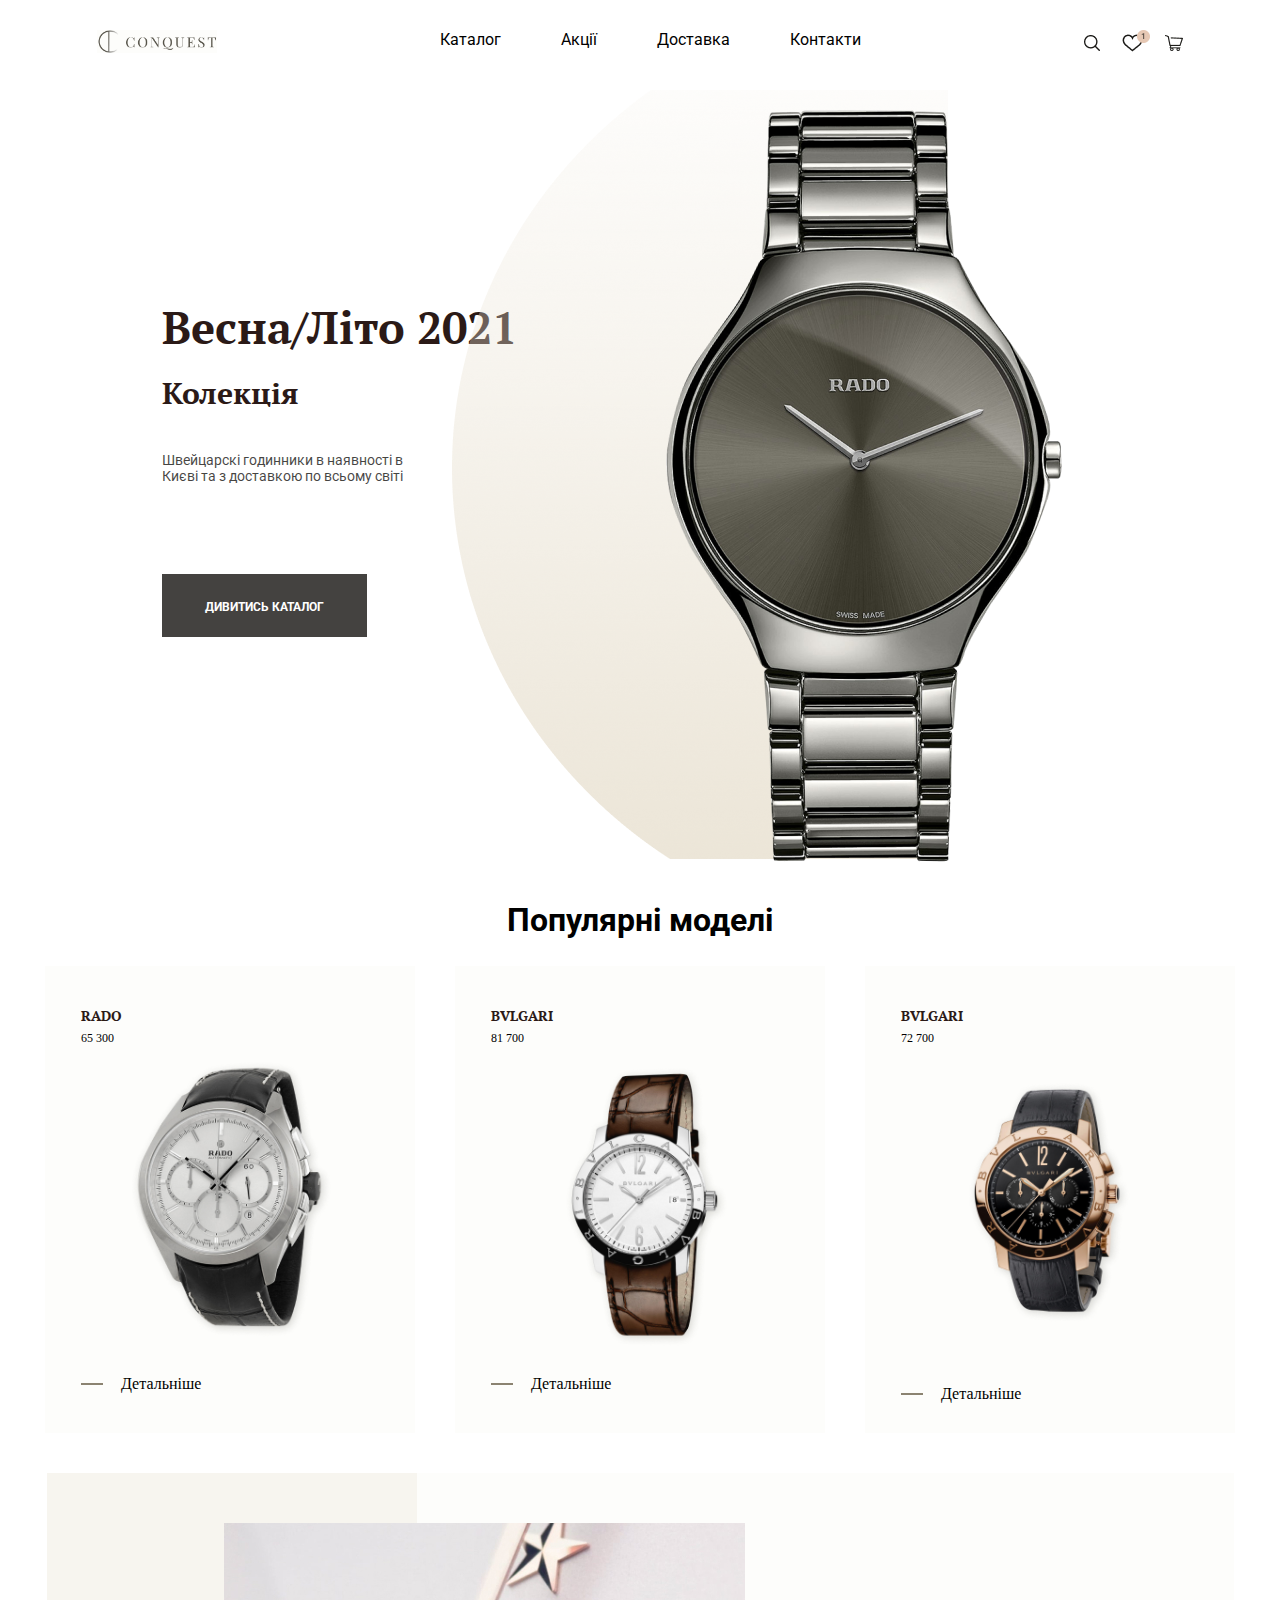
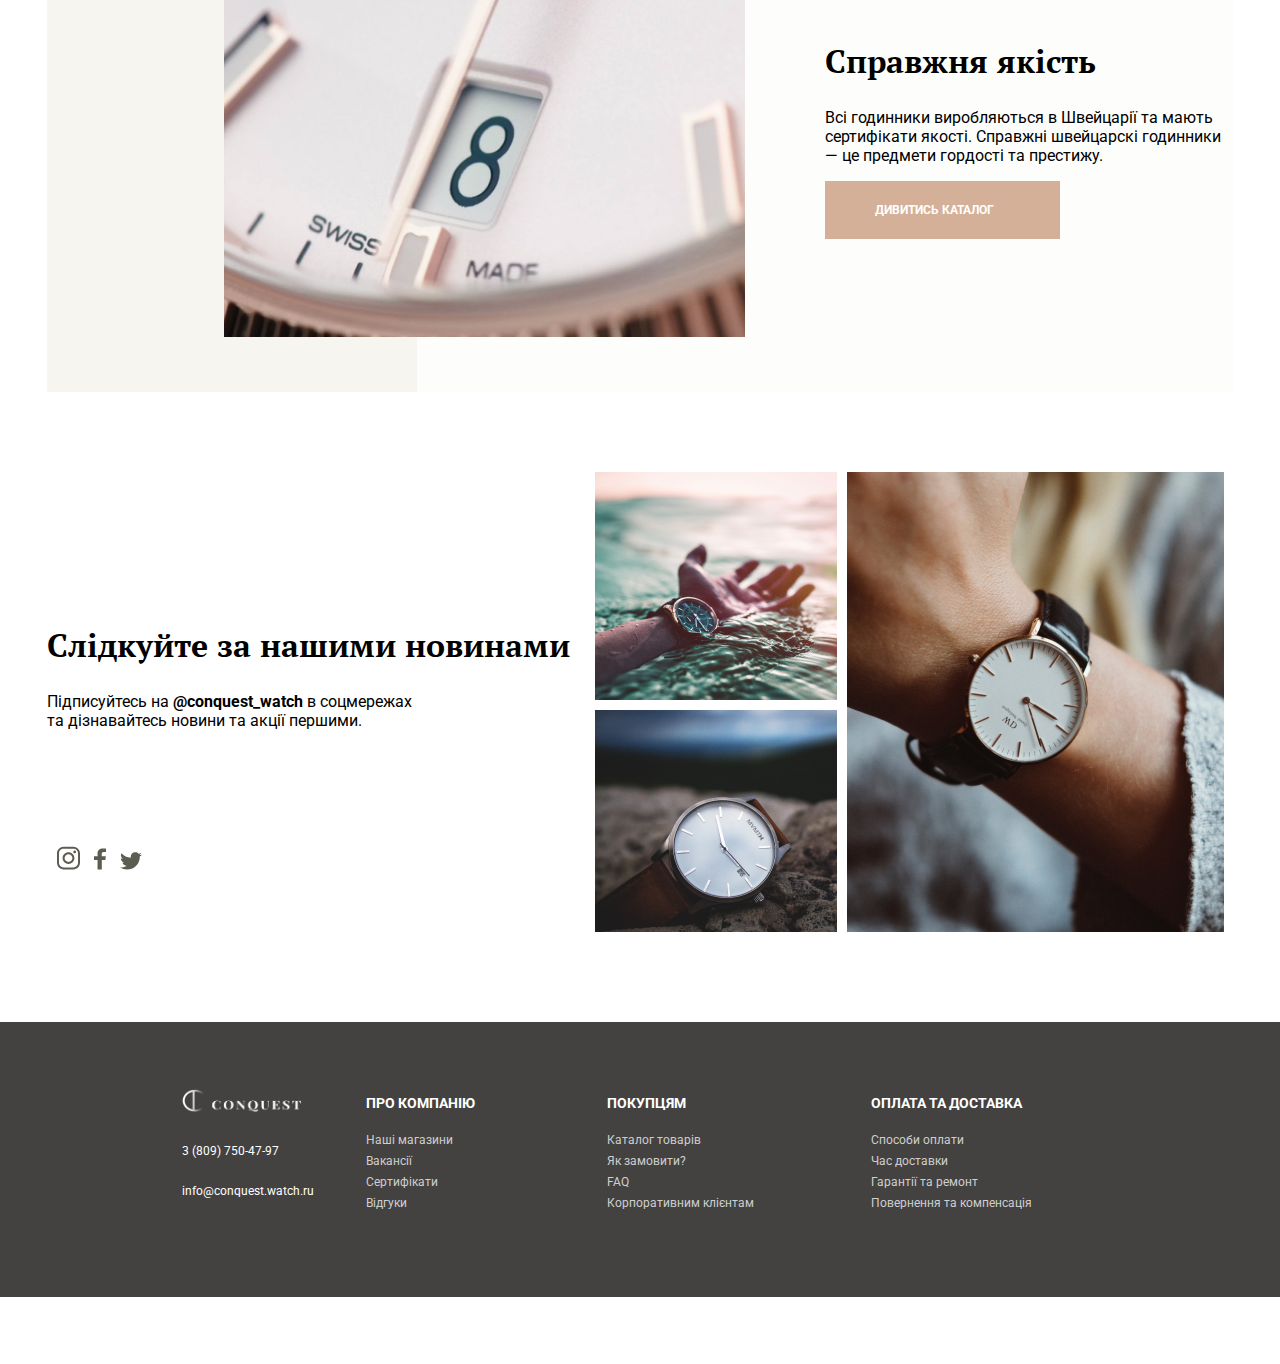
<file: index.html>
<!DOCTYPE html>
<html>
<head>
	<meta charset="utf-8">
	<title></title>
	<link rel="stylesheet" type="text/css" href="css/style.css">
	<link rel="preconnect" href="https://fonts.googleapis.com">
<link rel="preconnect" href="https://fonts.gstatic.com" crossorigin>
<link href="https://fonts.googleapis.com/css2?family=PT+Serif&display=swap" rel="stylesheet">
<link rel="preconnect" href="https://fonts.googleapis.com">
<link rel="preconnect" href="https://fonts.gstatic.com" crossorigin>
<link href="https://fonts.googleapis.com/css2?family=Roboto&display=swap" rel="stylesheet">
<body>
	<header>
		<div class="logodiv">
			<img class="logo" src="img/logo.png">
		</div>
		<div class="manual">
			<div class="man">Каталог</div>
			<div class="man">Акції</div>
			<div class="man">Доставка</div>
			<div class="man">Контакти</div>
		</div>
		<div class="icons">
			<img src="img/icons_header.png">
		</div>
	</header>
	<main>
		<div class="topblock">
			<div class="topblock_left">
				<h2>Весна/Літо 2021</h2>
				<h3>Колекція</h3>
				<p>Швейцарскі годинники в наявності в Києві та з доставкою по всьому світі</p>
				<h4 class="topblock_button">дивитись каталог</h4>
			</div>
			<div class="topblock_right">
				<img class="topblock_right_circle" src="img/Ellipse.png">
				<img class="main_watch" src="img/watch_main.png">
			</div>
		</div>
		<div class="popular_model">
			<h2>Популярні моделі</h2>
			<div class="popular_watches">
				<div class="popular_watch">
					<div class="popular_watch_p">
						<h3>RADO</h3>
						<p>65 300</p>
					</div>
					<img src="img/watch_1.png">
					<div class="details">
						<div class="line"></div>
						<p>Детальніше</p>
					</div>
				</div>
				<div class="popular_watch">
					<div class="popular_watch_p">
						<h3>BVLGARI</h3>
						<p>81 700</p>
					</div>
					<img src="img/watch_3.png">
					<div class="details">
						<div class="line"></div>
						<p>Детальніше</p>
					</div>
				</div>
				<div class="popular_watch">
					<div class="popular_watch_p">
						<h3>BVLGARI</h3>
						<p>72 700</p>
					</div>
					<img src="img/watch_4.png">
					<div class="details">
						<div class="line"></div>
						<p>Детальніше</p>
					</div>
				</div>
			</div>
		</div>
		<div class="quality">
			<div class="quality1">
				<img class="quality_banner" src="img/photo_banner.jpg">
			</div>
			<div class="quality2">
				<div class="quality_text">
					<h2>Справжня якість</h2>
					<p>Всі годинники виробляються в Швейцарії та мають сертифікати якості. Справжні швейцарскі годинники — це предмети гордості та престижу.</p>
					<h3>ДИВИТИСЬ  КАТАЛОГ</h3>
				</div>
			</div>
		</div>
		<div class="footer_news">
			<div class="footer_news1">
				<h2>Слідкуйте за нашими новинами</h2>
				<p>Підписуйтесь на <strong>@conquest_watch</strong> в соцмережах та дізнавайтесь новини та акції першими.</p>
				<div class="footer_news_socials">
					<img src="img/instagram_icon.svg">
					<img src="img/facebook_icon.svg">
					<img src="img/twitter_icon.svg">
				</div>
			</div>
			<div class="footer_news2">
				<div class="flexcolumn">
					<img src="img/photo_1.jpg">
					<img src="img/photo_2.jpg">
				</div>
				<img src="img/photo_3.jpg">
			</div>
		</div>
	</main>
	<footer>
			<div class="about">
				<div class="logo2">
				<img class="logo2" src="img/logo2.png">
				</div>
				<div class="storenumber">3 (809) 750-47-97</div>
				<div class="storesite">info@conquest.watch.ru</div>
				</div>
			<div class="about_company">
				<h3 class="h_company">ПРО КОМПАНІЮ</h3>
				<div class="h_company_lvl">Наші магазини</div>
				<div class="h_company_lvl2">Вакансії</div>
				<div class="h_company_lvl3">Сертифікати</div>
				<div class="h_company_lvl4">Відгуки</div>
			</div>
			<div class="about_shopper">
				<h3 class="h_shopper">ПОКУПЦЯМ</h3>
				<div class="h_company_lvl">Каталог товарів</div>
				<div class="h_company_lvl2">Як замовити?</div>
				<div class="h_company_lvl3">FAQ</div>
				<div class="h_company_lvl4">Корпоративним клієнтам</div>
			</div>
			<div class="about_payanddelivery">
				<h3 class="h_payanddelivery">ОПЛАТА ТА ДОСТАВКА</h3>
				<div class="h_company_lvl">Способи оплати</div>
				<div class="h_company_lvl2">Час доставки</div>
				<div class="h_company_lvl3">Гарантії та ремонт</div>
				<div class="h_company_lvl4">Повернення та компенсація</div>
			</div>
	</footer>
</body>
</html>
</file>
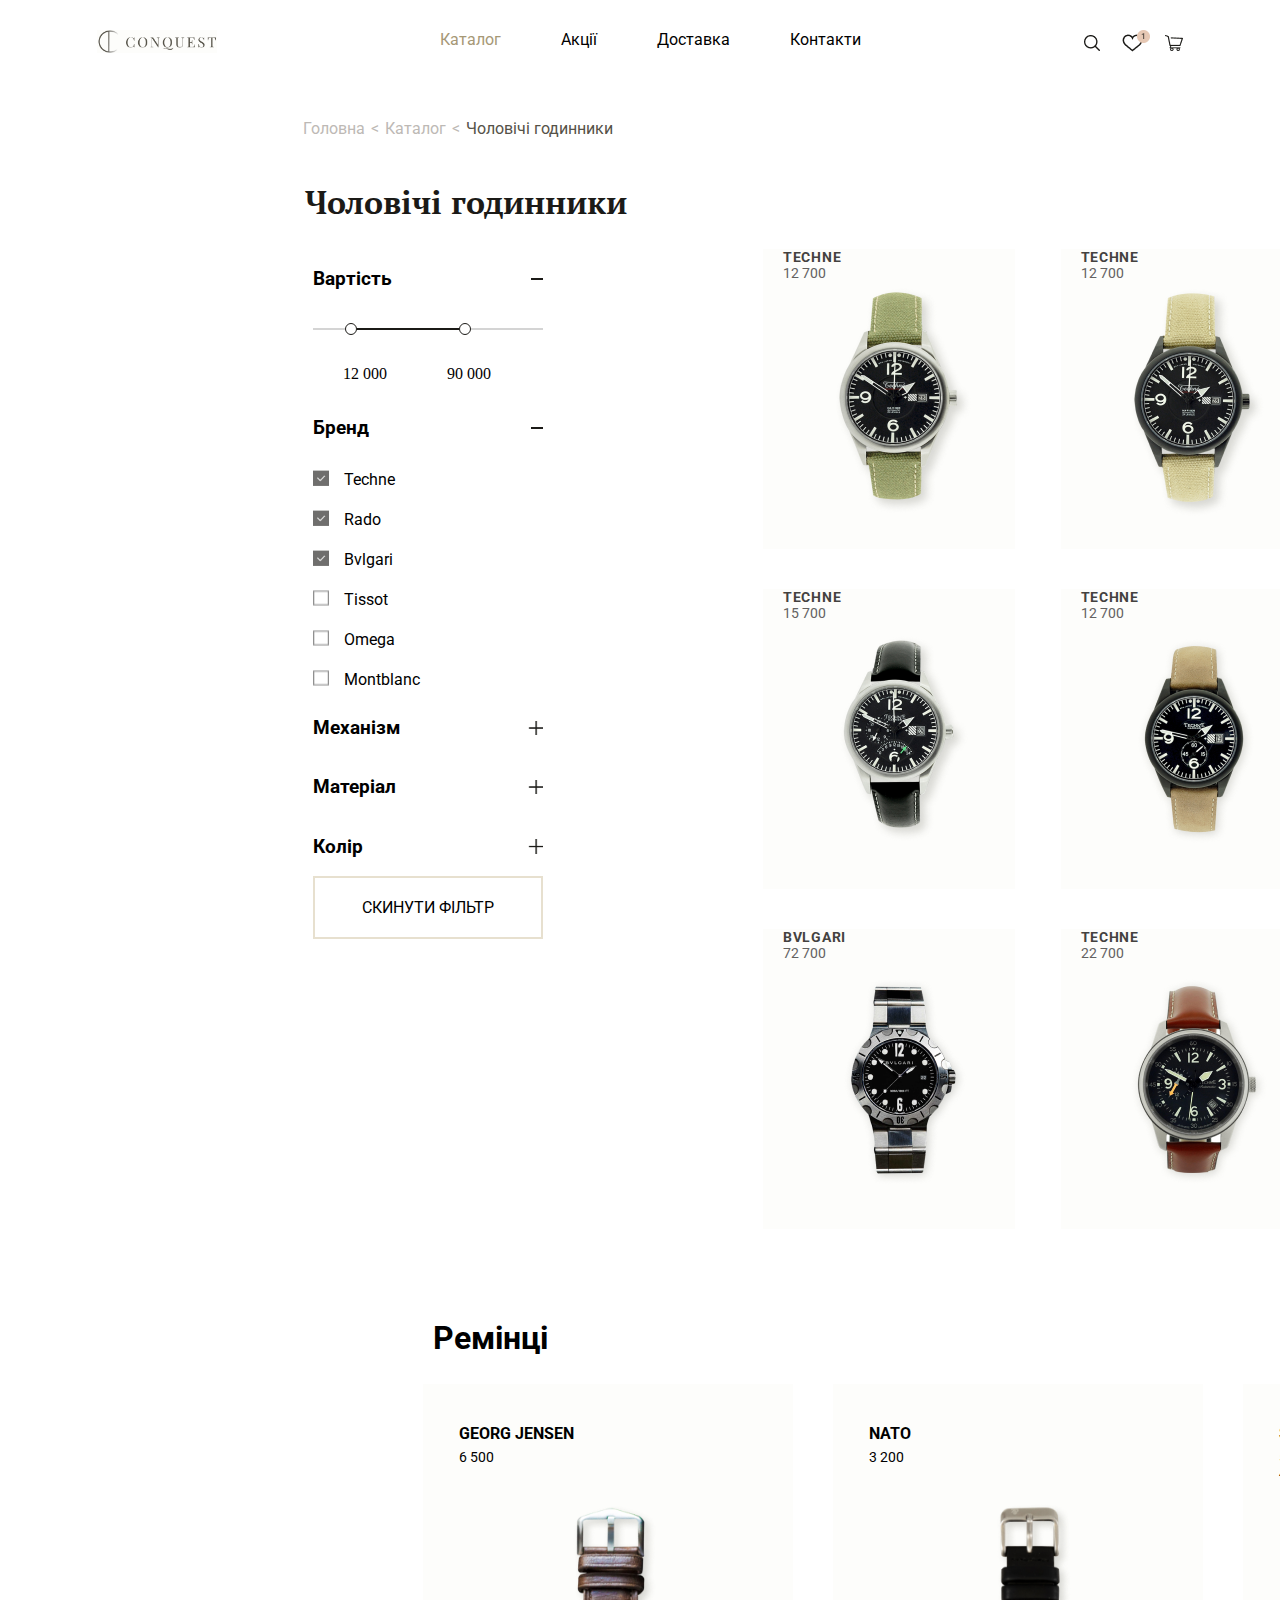
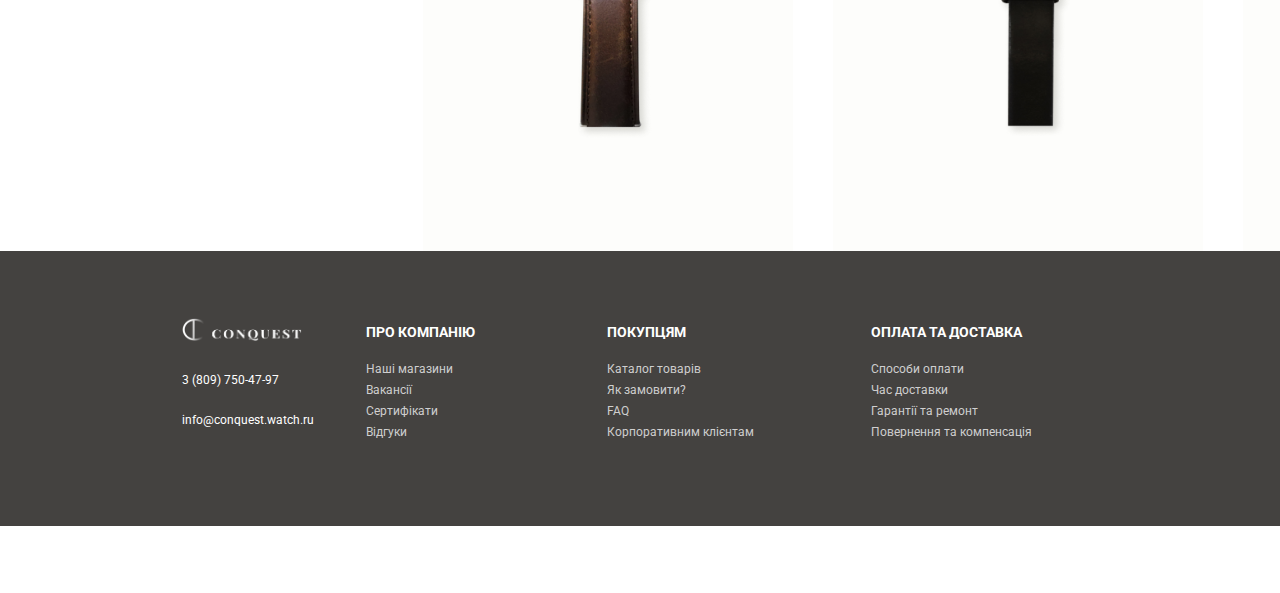
<file: index2.html>
<!DOCTYPE html>
<html>
<head>
	<meta charset="utf-8">
	<title></title>
	<link rel="stylesheet" type="text/css" href="css/style2.css">
	<link rel="preconnect" href="https://fonts.googleapis.com">
<link rel="preconnect" href="https://fonts.gstatic.com" crossorigin>
<link href="https://fonts.googleapis.com/css2?family=PT+Serif&display=swap" rel="stylesheet">
<link rel="preconnect" href="https://fonts.googleapis.com">
<link rel="preconnect" href="https://fonts.gstatic.com" crossorigin>
<link href="https://fonts.googleapis.com/css2?family=Roboto&display=swap" rel="stylesheet">
<body>
	<header>
		<div class="logodiv">
			<img class="logo" src="img/logo.png">
		</div>
		<div class="manual">
			<div class="man">Каталог</div>
			<div class="man">Акції</div>
			<div class="man">Доставка</div>
			<div class="man">Контакти</div>
		</div>
		<div class="icons">
			<img src="img/icons_header.png">
		</div>
	</header>
	<main>
	<div class="status">
		<p>Головна</p>
		<p><</p>
		<p>Каталог</p>
		<p><</p>
		<p>Чоловічі годинники</p>
	</div>
	<h2 class="mens_godynnycks">Чоловічі годинники</h2>
	
		<div class="allmodels">
			<div class="allmodels1">
				<div class="align_center">
					<h3>Вартість</h3>
					<p class="allmodels1_line"></p>
				</div>
				<div class="align_center2">
					<p class="allmodels1_line1"></p>
					<p class="allmodels1_circle"></p>
					<p class="allmodels1_line2"></p>
					<p class="allmodels1_circle"></p>
					<p class="allmodels1_line3"></p>
				</div>
				<div class="vartist">
					<p>12 000</p>
					<p>90 000</p>
				</div>
				<div class="align_center">
					<h3>Бренд</h3>
					<p class="allmodels1_line"></p>
				</div>
				<div class="align_center2">
					<img src="img/yeahh.png">
					<p class="align_center2_model">Techne</p>
				</div>
				<div class="align_center2">
					<img src="img/yeahh.png">
					<p class="align_center2_model">Rado</p>
				</div>
				<div class="align_center2">
					<img src="img/yeahh.png">
					<p class="align_center2_model">Bvlgari</p>
				</div>
				<div class="align_center2">
					<img src="img/kvadratttt.png">
					<p class="align_center2_model">Tissot</p>
				</div>
				<div class="align_center2">
					<img src="img/kvadratttt.png">
					<p class="align_center2_model">Omega</p>
				</div>
				<div class="align_center2">
					<img src="img/kvadratttt.png">
					<p class="align_center2_model">Montblanc</p>
				</div>
				<div class="align_center">
					<h3>Механізм</h3>
					<img src="img/plusic.png">
				</div>
				<div class="align_center">
					<h3>Матеріал</h3>
					<img src="img/plusic.png">
				</div>
				<div class="align_center">
					<h3>Колір</h3>
					<img src="img/plusic.png">
				</div>
				<div class="filter_none">СКИНУТИ ФІЛЬТР</div>
			</div>
			<div class="allmodels2">
				<div class="allmodels2_block">
					<h3 class="allmodels2_block_h3">TECHNE</h3>
					<p class="allmodels2_block_p">12 700</p>
					<img src="img/page2_watch_1.png">
				</div>
				<div class="allmodels2_block">
					<h3 class="allmodels2_block_h3">TECHNE</h3>
					<p class="allmodels2_block_p">12 700</p>
					<img src="img/page2_watch_2.png">
				</div>
				<div class="allmodels2_block">
					<h3 class="allmodels2_block_h3">TECHNE</h3>
					<p class="allmodels2_block_p">15 700</p>
					<img src="img/page2_watch_3.png">
				</div>
				<div class="allmodels2_block">
					<h3 class="allmodels2_block_h3">TECHNE</h3>
					<p class="allmodels2_block_p">15 700</p>
					<img src="img/page2_watch_4.png">
				</div>
				<div class="allmodels2_block">
					<h3 class="allmodels2_block_h3">TECHNE</h3>
					<p class="allmodels2_block_p">12 700</p>
					<img src="img/page2_watch_5.png">
				</div>
				<div>
					<img class="allmodels2_ad" src="img/ad6.png">
				</div>
				<div class="allmodels2_block">
					<h3 class="allmodels2_block_h3">BVLGARI</h3>
					<p class="allmodels2_block_p">72 700</p>
					<img src="img/page2_watch_6.png">
				</div>
				<div class="allmodels2_block">
					<h3 class="allmodels2_block_h3">TECHNE</h3>
					<p class="allmodels2_block_p">22 700</p>
					<img src="img/page2_watches_7.png">
				</div>
				<div class="allmodels2_block">
					<h3 class="allmodels2_block_h3">RADO</h3>
					<p class="allmodels2_block_p">22 700</p>
					<img src="img/page2_watch_8.png">
				</div>
			</div>
		</div>
		<div class="bands">
			<div class="align_center">
				<h2>Ремінці</h2>
				<h3>Дивитись всі</h3>
			</div>
			<div class="popular_watches">
				<div class="popular_watch">
					<div class="popular_watch_p">
						<h3>GEORG JENSEN</h3>
						<p>6 500</p>
					</div>
					<img src="img/band_1.png">
					<div class="details">
						
					</div>
				</div>
				<div class="popular_watch">
					<div class="popular_watch_p">
						<h3>NATO</h3>
						<p>3 200</p>
					</div>
					<img src="img/band_2.png">
					<div class="details">
						
					</div>
				</div>
				<div class="popular_watch">
					<div class="popular_watch_p">
						<h3>SPARK</h3>
						<p>5 400</p>
					</div>
					<img src="img/band_3.png">
					<div class="details">
						
					</div>
				</div>
			</div>
		</div>
	</main>
	<footer>
			<div class="about">
				<div class="logo2">
				<img class="logo2" src="img/logo2.png">
				</div>
				<div class="storenumber">3 (809) 750-47-97</div>
				<div class="storesite">info@conquest.watch.ru</div>
				</div>
			<div class="about_company">
				<h3 class="h_company">ПРО КОМПАНІЮ</h3>
				<div class="h_company_lvl">Наші магазини</div>
				<div class="h_company_lvl2">Вакансії</div>
				<div class="h_company_lvl3">Сертифікати</div>
				<div class="h_company_lvl4">Відгуки</div>
			</div>
			<div class="about_shopper">
				<h3 class="h_shopper">ПОКУПЦЯМ</h3>
				<div class="h_company_lvl">Каталог товарів</div>
				<div class="h_company_lvl2">Як замовити?</div>
				<div class="h_company_lvl3">FAQ</div>
				<div class="h_company_lvl4">Корпоративним клієнтам</div>
			</div>
			<div class="about_payanddelivery">
				<h3 class="h_payanddelivery">ОПЛАТА ТА ДОСТАВКА</h3>
				<div class="h_company_lvl">Способи оплати</div>
				<div class="h_company_lvl2">Час доставки</div>
				<div class="h_company_lvl3">Гарантії та ремонт</div>
				<div class="h_company_lvl4">Повернення та компенсація</div>
			</div>
	</footer>
</body>
</html>
</file>
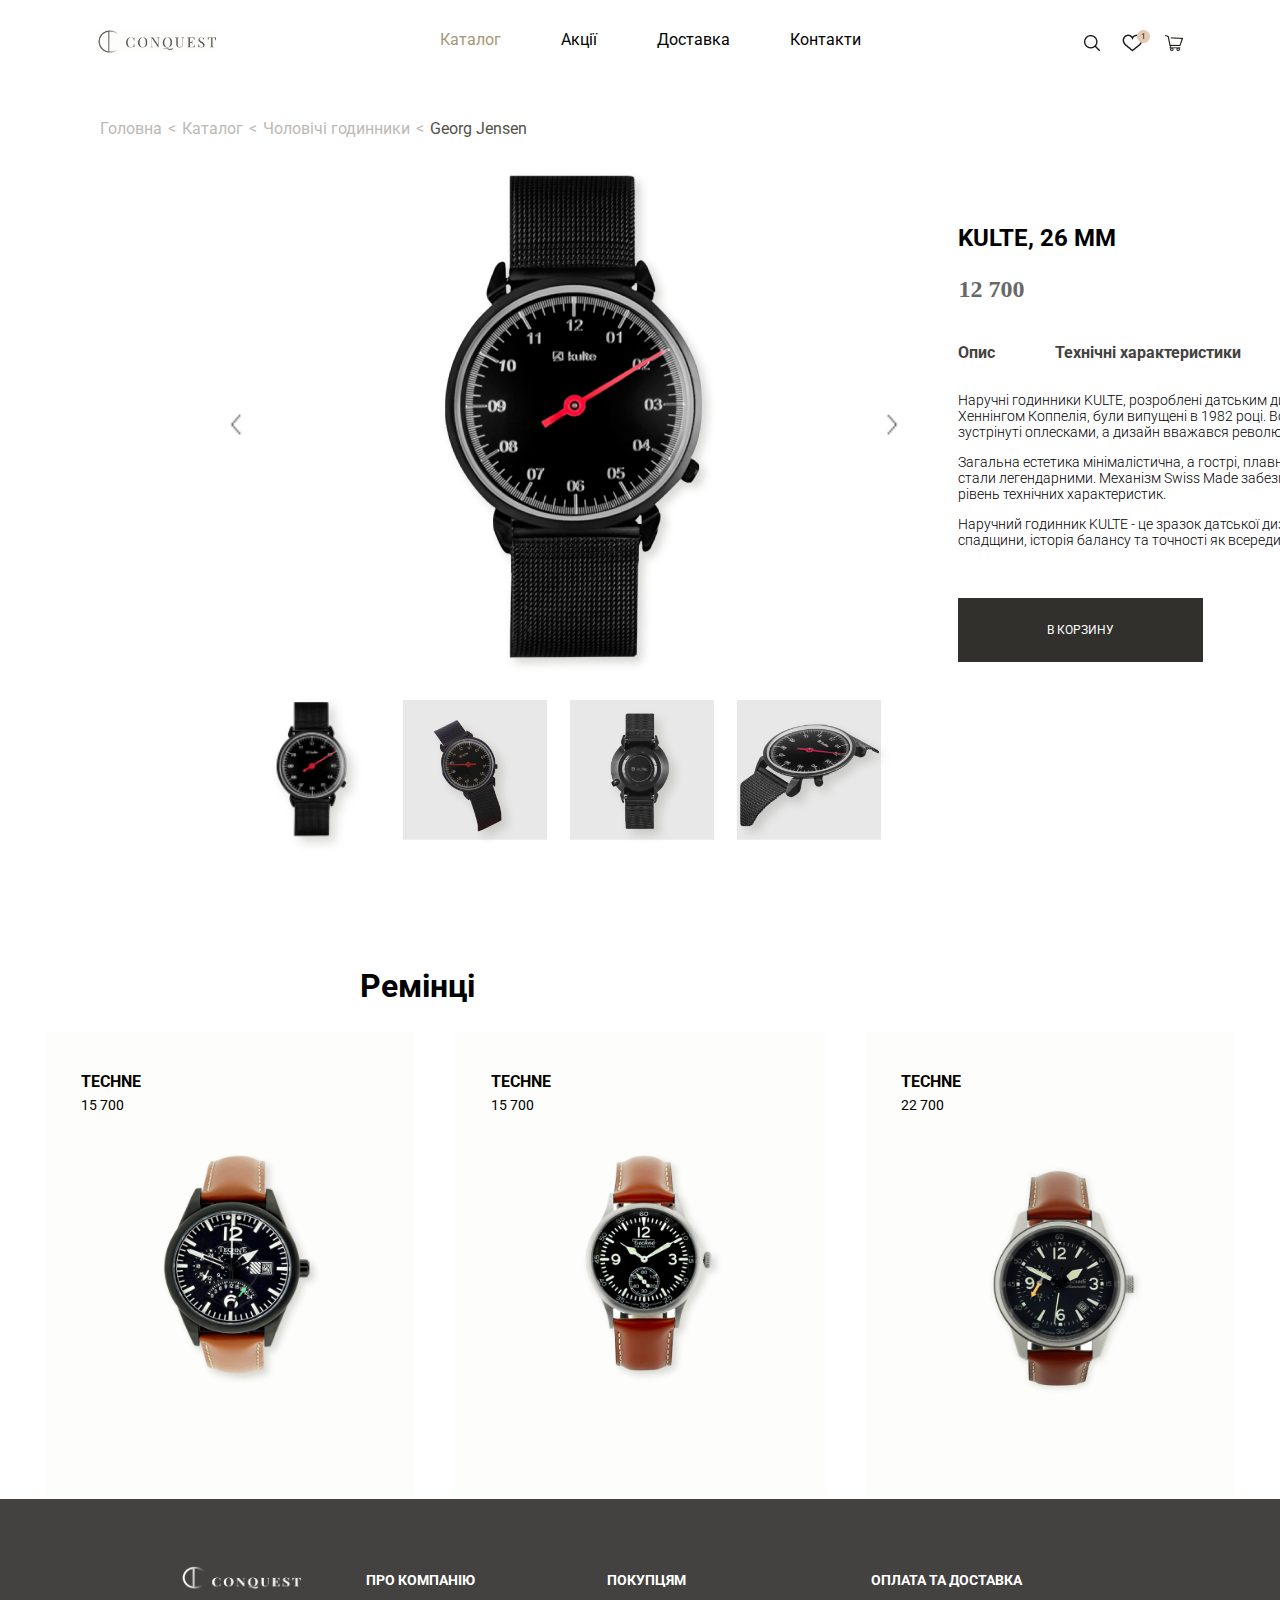
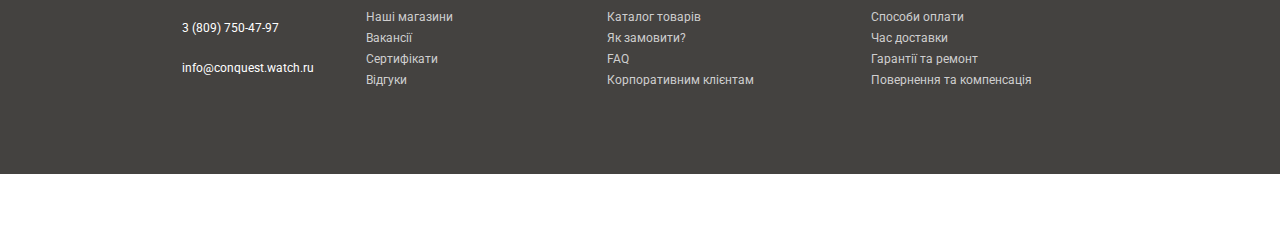
<file: index3.html>
<!DOCTYPE html>
<html>
<head>
	<meta charset="utf-8">
	<title></title>
	<link rel="stylesheet" type="text/css" href="css/style3.css">
	<link rel="preconnect" href="https://fonts.googleapis.com">
<link rel="preconnect" href="https://fonts.gstatic.com" crossorigin>
<link href="https://fonts.googleapis.com/css2?family=PT+Serif&display=swap" rel="stylesheet">
<link rel="preconnect" href="https://fonts.googleapis.com">
<link rel="preconnect" href="https://fonts.gstatic.com" crossorigin>
<link href="https://fonts.googleapis.com/css2?family=Roboto&display=swap" rel="stylesheet">
<body>
	<header>
		<div class="logodiv">
			<img class="logo" src="img/logo.png">
		</div>
		<div class="manual">
			<div class="man">Каталог</div>
			<div class="man">Акції</div>
			<div class="man">Доставка</div>
			<div class="man">Контакти</div>
		</div>
		<div class="icons">
			<img src="img/icons_header.png">
		</div>
	</header>
	<main>
	<div class="status">
		<p>Головна</p>
		<p><</p>
		<p>Каталог</p>
		<p><</p>
		<p>Чоловічі годинники</p>
		<p><</p>
		<p>Georg Jensen</p>
	</div>
	<div class="page3_main">
		<div class="page3_main1">
			<div class="page3_main1_top">
				<img class="arrow" src="img/arrow_left.png">
				<img src="img/page3ph1.jpg">
				<img class="arrow" src="img/arrow_right.png">
			</div>
			<div class="page3_main1_bottom">
				<img src="img/page3ph2.jpg">
				<img src="img/page3ph4.png">
				<img src="img/pageph5.png">
				<img src="img/page3ph6.png">
			</div>
		</div>
		<div class="page3_main2">
			<h2>KULTE, 26 ММ</h2>
			<h3>12 700</h3>
			<div class="flex">
				<p>Опис</p>
				<p>Технічні характеристики</p>
			</div>
			<div class="describtion">
			<p>Наручні годинники KULTE, розроблені датським дизайнером Хеннінгом Коппелія, були випущені в 1982 році. Вони були зустрінуті оплесками, а дизайн вважався революційним.</p>

<p>Загальна естетика мінімалістична, а гострі, плавні лінії корпусу стали легендарними. Механізм Swiss Made забезпечує високий рівень технічних характеристик.</p>

<p>Наручний годинник KULTE - це зразок датської дизайнерської спадщини, історія балансу та точності як всередині, так і зовні.</p>
</div>
<p class="v_korzynu">В КОРЗИНУ</p>
		</div>
	</div>
		<div class="bands">
			<div class="align_center">
				<h2>Ремінці</h2>
				<h3>Дивитись всі</h3>
			</div>
			<div class="popular_watches">
				<div class="popular_watch">
					<div class="popular_watch_p">
						<h3>TECHNE</h3>
						<p>15 700</p>
					</div>
					<img src="img/часы1.png">
					<div class="details">
						
					</div>
				</div>
				<div class="popular_watch">
					<div class="popular_watch_p">
						<h3>TECHNE</h3>
						<p>15 700</p>
					</div>
					<img src="img/часы2.png">
					<div class="details">
						
					</div>
				</div>
				<div class="popular_watch">
					<div class="popular_watch_p">
						<h3>TECHNE</h3>
						<p>22 700</p>
					</div>
					<img src="img/часы3.png">
					<div class="details">
						
					</div>
				</div>
			</div>
		</div>
	</main>
	<footer>
			<div class="about">
				<div class="logo2">
				<img class="logo2" src="img/logo2.png">
				</div>
				<div class="storenumber">3 (809) 750-47-97</div>
				<div class="storesite">info@conquest.watch.ru</div>
				</div>
			<div class="about_company">
				<h3 class="h_company">ПРО КОМПАНІЮ</h3>
				<div class="h_company_lvl">Наші магазини</div>
				<div class="h_company_lvl2">Вакансії</div>
				<div class="h_company_lvl3">Сертифікати</div>
				<div class="h_company_lvl4">Відгуки</div>
			</div>
			<div class="about_shopper">
				<h3 class="h_shopper">ПОКУПЦЯМ</h3>
				<div class="h_company_lvl">Каталог товарів</div>
				<div class="h_company_lvl2">Як замовити?</div>
				<div class="h_company_lvl3">FAQ</div>
				<div class="h_company_lvl4">Корпоративним клієнтам</div>
			</div>
			<div class="about_payanddelivery">
				<h3 class="h_payanddelivery">ОПЛАТА ТА ДОСТАВКА</h3>
				<div class="h_company_lvl">Способи оплати</div>
				<div class="h_company_lvl2">Час доставки</div>
				<div class="h_company_lvl3">Гарантії та ремонт</div>
				<div class="h_company_lvl4">Повернення та компенсація</div>
			</div>
	</footer>
</body>
</html>
</file>
<file: css/style.css>
.topblock{
	height: 768px;
	width: 100%;
	display: flex;
	margin-bottom: 20px;
}
.topblock_left h2, h3{
	font-family: 'PT Serif', serif;
	display: flex;
	color: #2B1A17;
}
.topblock_left h2{
	font-size: 45px;
	margin: 0px;
	margin-bottom: 16px;
}
.topblock_left h3{
	font-size: 30px;
	margin: 0px;
	margin-bottom: 39px;
}
.topblock_left p{
	font-size: 14px;
	margin: 0px;
	width: 252px;
	font-family: Roboto;
	color: rgba(27, 26, 23, 0.82);
}
.topblock_left{
	justify-content: center;
	align-items: flex-start;
	display: flex;
	flex-direction: column;
}
.topblock_left h4{
	background: #444240;
	width: 205px;
	height: 37px;
	font-family: Roboto;
	text-align: center;
	padding-top: 26px;
	color: white;
	text-transform: uppercase;
	font-size: 12px;
	margin: 0px;
	margin-top: 90px;
}
.topblock_right_circle{
	margin-left: -65px;
}
.topblock_right{
	
}
.main_watch{
	margin-left: -340px;
	margin-bottom: -30px;
}
.topblock{
	justify-content: center;
}

.line{
	border: 0.5px solid #8B8371;
	width: 20px;
	height: 0px;
}
header{
	display: flex;
	justify-content: space-between;
	font-family: 'Roboto', sans-serif;
	width: 100%;
	height: 83px;
}
.logodiv{
	margin-top: 30px;
	margin-left: 97px;
}
.logo{
	width: 120px;
	height: 23px;
	display: block;
	margin: auto;
}
.logo2{
	width: 120px;
	height: 23px;
}
.manual{
	width: 422px;
	height: 13px;
	display: flex;
	justify-content: space-between;
}
.man{
	font-family: 'Roboto', sans-serif;
	margin-top: 30px;
}
.icons{
	margin-top: 30px;
	margin-right: 97px;
}
body{
	margin: 0px;
}
footer{
	width: 100%;
	height: 275px;

	display: flex;
	background: #444240;
	justify-content: space-between;
	font-family: 'Roboto', sans-serif;
}
.about{
	width: 187px;
	position: relative;
	left: 182px;
	top: 67px;
	display: flex;
	flex-direction: column;
}
.storenumber{
	width: 187px;
	height: 17px;
	color: white;
	position: relative;
	top: 32px;
	font-size: 12px;
	font-family: 'Roboto', sans-serif;
}
.storesite{
	width: 187px;
	height: 17px;
	color: white;
	position: relative;
	top: 55px;
	font-size: 12px;
	font-family: 'Roboto', sans-serif;
}
.about_company{
	width: 187px;
	position: relative;
	left: 2px;
	top: 67px;
	display: flex;
	flex-direction: column;
}
.about_shopper{
	width: 187px;
	position: relative;
	left: -122px;
	top: 67px;
	display: flex;
	flex-direction: column;
}
.about_payanddelivery{
	width: 187px;
	position: relative;
	left: -222px;
	top: 67px;
	display: flex;
	flex-direction: column;
}
.h_company{
	color: white;
	position: relative;
	top: -8px;
	font-size: 14px;
	font-family: 'Roboto', sans-serif;
}
.h_shopper{
	color: white;
	position: relative;
	top: -8px;
	font-size: 14px;
	font-family: 'Roboto', sans-serif;
}
.h_payanddelivery{
	color: white;
	position: relative;
	top: -8px;
	font-size: 14px;
	font-family: 'Roboto', sans-serif;
}
.h_company_lvl{
	color: rgba(255, 255, 255, 0.75);
	font-size: 12px;
}
.h_company_lvl2{
	color: rgba(255, 255, 255, 0.75);
	font-size: 12px;
		position: relative;
	top: 7px;
}
.h_company_lvl3{
	color: rgba(255, 255, 255, 0.75);
	font-size: 12px;
		position: relative;
	top: 14px;
}
.h_company_lvl4{
	color: rgba(255, 255, 255, 0.75);
	font-size: 12px;
	position: relative;
	top: 21px;
}


.popular_watch{
	width: 370px;
	height: 467px;
	background: #FDFDFB;
	display: flex;
	flex-direction: column;
}
.popular_watches{
	display: flex;
	width: 1270px;
	justify-content: space-evenly;
	margin: 0 auto;
}
.popular_watch_p h3{
	font-size: 14px;
	position: absolute;
	margin-top: 40px;
}
.popular_watch_p p{
	font-size: 12px;
	position: absolute;
	margin: 0px;
	margin-top: 65px;
}
.popular_watch_p{
	margin-left: 36px;
}
.popular_watch img{
	margin-top: 60px;
}
.popular_watch img{
	width: 313px;
	height: 313px;
	margin: 0 auto;
	margin-top: 80px;
}
.popular_watch:nth-child(3) img{
	margin-top: 90px;
	width: 313px;
	height: 313px;
}
.details{
	display: flex;
	align-items: center;
}
.details .line{
	margin-right: 18px;
	margin-left: 36px;
}
.popular_model h2{
	font-size: 32px;
	text-align: center ;
	font-family: 'Roboto', sans-serif;
	margin-top: 50px;
}
.quality1{
width: 370px;
height: 519px;
background: #F7F5EF;
}
.quality2{
display: flex;
justify-content: center;
align-items: center;
flex-direction: column;
width: 817px;
height: 519px;
background: #FDFDFB;
}
.quality{
	display: flex;
	justify-content: center;
	margin-top: 40px;
}
.quality_banner{
	position: absolute;
	margin-top: 50px;
	margin-left: 177px;	
}
.quality_text{
	margin-left: 400px;
}
.quality_text h2{
	font-size: 32px;
	font-family: 'PT Serif', serif;
}
.quality_text p{
	font-size: 16px;
	font-family: 'Roboto', sans-serif;
	width: 400px;
}
.quality_text h3{
	font-size: 12px;
	font-family: 'Roboto', sans-serif;
	color: white;
	background: #D4B098;
	padding-top: 22px;
	
	padding-left: 50px;
	padding-bottom: 22px;
	width: 185px;
}
.footer_news2{
	display: flex;
}
.flexcolumn{
	display: flex;
	flex-direction: column;
}
.footer_news{
	display: flex;
	width: 1187px;
	margin: 0 auto;
	margin-top: 80px;
	margin-bottom: 90px;
	align-items: center;
}
.footer_news2 img:nth-child(1){
	margin-bottom: 10px;
}
.footer_news2 img{
	margin-right: 10px;
}
.footer_news1 h2{
	font-size: 32px;
	font-family: 'PT Serif', serif;
	width: 548px;
}
.footer_news1 p{
	font-size: 16px;
	font-family: 'Roboto', sans-serif;
	width: 376px;
}
.footer_news_socials{
	position: absolute;
	margin-top: 100px;
}
.footer_news_socials img{
	margin-left: 10px;
}
.footer_news1{
	margin-top: -60px;
}
</file>
<file: css/style2.css>
header{
	display: flex;
	justify-content: space-between;
	font-family: 'Roboto', sans-serif;
	width: 100%;
	height: 83px;
}
.logodiv{
	margin-top: 30px;
	margin-left: 97px;
}
.logo{
	width: 120px;
	height: 23px;
	display: block;
	margin: auto;
}
.logo2{
	width: 120px;
	height: 23px;
}
.manual{
	width: 422px;
	height: 13px;
	display: flex;
	justify-content: space-between;
}
.man:nth-child(1){
	color: #A69876;
}
.man{
	font-family: 'Roboto', sans-serif;
	margin-top: 30px;
}
.icons{
	margin-top: 30px;
	margin-right: 97px;
}
body{
	margin: 0px;
}
footer{
	width: 100%;
	height: 275px;

	display: flex;
	background: #444240;
	justify-content: space-between;
	font-family: 'Roboto', sans-serif;
}
.about{
	width: 187px;
	position: relative;
	left: 182px;
	top: 67px;
	display: flex;
	flex-direction: column;
}
.storenumber{
	width: 187px;
	height: 17px;
	color: white;
	position: relative;
	top: 32px;
	font-size: 12px;
	font-family: 'Roboto', sans-serif;
}
.storesite{
	width: 187px;
	height: 17px;
	color: white;
	position: relative;
	top: 55px;
	font-size: 12px;
	font-family: 'Roboto', sans-serif;
}
.about_company{
	width: 187px;
	position: relative;
	left: 2px;
	top: 67px;
	display: flex;
	flex-direction: column;
}
.about_shopper{
	width: 187px;
	position: relative;
	left: -122px;
	top: 67px;
	display: flex;
	flex-direction: column;
}
.about_payanddelivery{
	width: 187px;
	position: relative;
	left: -222px;
	top: 67px;
	display: flex;
	flex-direction: column;
}
.h_company{
	color: white;
	position: relative;
	top: -8px;
	font-size: 14px;
	font-family: 'Roboto', sans-serif;
}
.h_shopper{
	color: white;
	position: relative;
	top: -8px;
	font-size: 14px;
	font-family: 'Roboto', sans-serif;
}
.h_payanddelivery{
	color: white;
	position: relative;
	top: -8px;
	font-size: 14px;
	font-family: 'Roboto', sans-serif;
}
.h_company_lvl{
	color: rgba(255, 255, 255, 0.75);
	font-size: 12px;
}
.h_company_lvl2{
	color: rgba(255, 255, 255, 0.75);
	font-size: 12px;
		position: relative;
	top: 7px;
}
.h_company_lvl3{
	color: rgba(255, 255, 255, 0.75);
	font-size: 12px;
		position: relative;
	top: 14px;
}
.h_company_lvl4{
	color: rgba(255, 255, 255, 0.75);
	font-size: 12px;
	position: relative;
	top: 21px;
}
main{
	width: 1187px;
	margin-left: 203px; 
	margin-right: 103px; 
}

.status{
	display: flex;
	margin-top: 20px;
}
.status p{
	color: #BDB9B5;
	margin-left: 6px;
	font-family: Roboto;
}
.status p:nth-child(5){
	color: #555248;

}
.status p:nth-child(1){
	margin-left: 100px;
}
.mens_godynnycks{
	margin-left: 102px;
	font-size: 32px;
	font-family: 'PT Serif', serif;
	color: #1B1A17;
}
.align_center{
	display: flex;
	align-items: center;
	justify-content: space-between;
}
.allmodels1_line{
	border: 1px solid #1B1A17;
	height: 0px;
	width: 10.07px;
}
.allmodels1_line1{
	border: 1px solid #D4D4D4;
	height: 0px;
	width: 30.07px;
}
.allmodels1_circle{
	width: 10px;
	height: 10px;
	border: 1px solid #1B1A17;
	border-radius: 100%;
}
.allmodels1{
	width: 230.07px;
}
.allmodels{
	margin-left: 110px;
	display: flex;
}
.align_center2{
	display: flex;
	align-items: center;
	height: 40px;
}
.allmodels1_line2{
	width: 100px;
	height: 0px;
	border: 1px solid #1B1A17;
}
.allmodels1_line3{
	width: 70px;
	height: 0px;
	border: 1px solid #D4D4D4;
}
.align_center h3{
	
	font-family: Roboto;
}
.align_center2 img{
	width: 16px;
	height: 16px;
}
.align_center2_model{
	margin-left: 15px;
	font-family: Roboto;
	margin-bottom: 13px;
}
.align_center img{
	width: 15px;
}
.filter_none{
	border: 2px solid #E7E0CF;
	box-sizing: border-box;
	font-family: Roboto;
	margin: 0 auto;
	text-align: center;
	padding-top: 20px;
	padding-bottom: 20px;
}
.vartist{
	display: flex;
	margin-left: 30px;
}
.vartist p:nth-child(2){
	margin-left: 60px;
}
.allmodels2_block{
	width: 252px;
	height: 300px;
	background: url(../img/back_1.png);
	margin-bottom: 40px;
}
.allmodels2_block_h3{
	margin: 0px;
	margin-left: 20px;
	font-size: 14px;
	font-family: Roboto;
	letter-spacing: 0.05em;
	color: #444240;
}
.allmodels2_block_p{
	margin: 0px;
	margin-left: 20px;
	color: #636261;
	font-size: 14px;
	font-family: Roboto;
}
.allmodels2_block img{
	margin-top: -52px;
}
.allmodels2{
	justify-content: space-between;
	display: flex;
	flex-wrap: wrap;
	align-items: center;
	transform: translate(220px);
}
.allmodels2_ad{
	width: 252px;
	height: 300px;
}

.popular_watch{
	width: 370px;
	height: 467px;
	background: #FDFDFB;
	display: flex;
	flex-direction: column;
}
.popular_watches{
	display: flex;
	width: 1270px;
	justify-content: space-evenly;
	margin: 0 auto;
}
.popular_watch_p h3{
	font-size: 16px;
	position: absolute;
	margin-top: 40px;
	font-family: Roboto;
}
.popular_watch_p p{
	font-size: 14px;
	position: absolute;
	margin: 0px;
	margin-top: 65px;
	font-family: Roboto;
}
.popular_watch_p{
	margin-left: 36px;

}
.popular_watch img{
	margin-top: 60px;
}
.popular_watch img{
	width: 313px;
	height: 313px;
	margin: 0 auto;
	margin-top: 80px;
}
.popular_watch:nth-child(3) img{
	margin-top: 90px;
	width: 313px;
	height: 313px;
}
.details{
	display: flex;
	align-items: center;
}
.details .line{
	margin-right: 18px;
	margin-left: 36px;
}
.bands h2{
	font-size: 32px;
	margin-left: 50px;
	font-family: 'Roboto', sans-serif;
	margin-top: 50px;
}
.bands{
	margin-left: 180px;
}
.bands .align_center{
	width: 1187px;
}
.bands .align_center h3{
	border-bottom: 1px solid #C4C0B6;
	color: #444240;
	font-size: 16px;
	font-family: Roboto;
	padding-bottom: 5px;
}
</file>
<file: css/style3.css>
header{
	display: flex;
	justify-content: space-between;
	font-family: 'Roboto', sans-serif;
	width: 100%;
	height: 83px;
}
.logodiv{
	margin-top: 30px;
	margin-left: 97px;
}
.logo{
	width: 120px;
	height: 23px;
	display: block;
	margin: auto;
}
.logo2{
	width: 120px;
	height: 23px;
}
.manual{
	width: 422px;
	height: 13px;
	display: flex;
	justify-content: space-between;
}
.man{
	font-family: 'Roboto', sans-serif;
	margin-top: 30px;
}
.icons{
	margin-top: 30px;
	margin-right: 97px;
}
body{
	margin: 0px;
}
footer{
	width: 100%;
	height: 275px;

	display: flex;
	background: #444240;
	justify-content: space-between;
	font-family: 'Roboto', sans-serif;
}
.about{
	width: 187px;
	position: relative;
	left: 182px;
	top: 67px;
	display: flex;
	flex-direction: column;
}
.storenumber{
	width: 187px;
	height: 17px;
	color: white;
	position: relative;
	top: 32px;
	font-size: 12px;
	font-family: 'Roboto', sans-serif;
}
.storesite{
	width: 187px;
	height: 17px;
	color: white;
	position: relative;
	top: 55px;
	font-size: 12px;
	font-family: 'Roboto', sans-serif;
}
.about_company{
	width: 187px;
	position: relative;
	left: 2px;
	top: 67px;
	display: flex;
	flex-direction: column;
}
.about_shopper{
	width: 187px;
	position: relative;
	left: -122px;
	top: 67px;
	display: flex;
	flex-direction: column;
}
.about_payanddelivery{
	width: 187px;
	position: relative;
	left: -222px;
	top: 67px;
	display: flex;
	flex-direction: column;
}
.h_company{
	color: white;
	position: relative;
	top: -8px;
	font-size: 14px;
	font-family: 'Roboto', sans-serif;
}
.h_shopper{
	color: white;
	position: relative;
	top: -8px;
	font-size: 14px;
	font-family: 'Roboto', sans-serif;
}
.h_payanddelivery{
	color: white;
	position: relative;
	top: -8px;
	font-size: 14px;
	font-family: 'Roboto', sans-serif;
}
.h_company_lvl{
	color: rgba(255, 255, 255, 0.75);
	font-size: 12px;
}
.h_company_lvl2{
	color: rgba(255, 255, 255, 0.75);
	font-size: 12px;
		position: relative;
	top: 7px;
}
.h_company_lvl3{
	color: rgba(255, 255, 255, 0.75);
	font-size: 12px;
		position: relative;
	top: 14px;
}
.h_company_lvl4{
	color: rgba(255, 255, 255, 0.75);
	font-size: 12px;
	position: relative;
	top: 21px;
}
.man:nth-child(1){
	color: #A69876;
}
.popular_watch{
	width: 370px;
	height: 467px;
	background: #FDFDFB;
	display: flex;
	flex-direction: column;
}
.popular_watches{
	display: flex;
	width: 1270px;
	justify-content: space-evenly;
	margin: 0 auto;
}
.popular_watch_p h3{
	font-size: 16px;
	position: absolute;
	margin-top: 40px;
	font-family: Roboto;
}
.popular_watch_p p{
	font-size: 14px;
	position: absolute;
	margin: 0px;
	margin-top: 65px;
	font-family: Roboto;
}
.popular_watch_p{
	margin-left: 36px;

}
.popular_watch img{
	margin-top: 60px;
}
.popular_watch img{
	width: 313px;
	height: 313px;
	margin: 0 auto;
	margin-top: 80px;
}
.popular_watch:nth-child(3) img{
	margin-top: 90px;
	width: 313px;
	height: 313px;
}
.details{
	display: flex;
	align-items: center;
}
.details .line{
	margin-right: 18px;
	margin-left: 36px;
}
.bands h2{
	font-size: 32px;
	margin-left: 50px;
	font-family: 'Roboto', sans-serif;
	margin-top: 50px;
}
.bands .align_center{
	width: 1187px;
	margin-left: 310px;
}
.bands .align_center h3{
	border-bottom: 1px solid #C4C0B6;
	color: #444240;
	font-size: 16px;
	font-family: Roboto;
	padding-bottom: 5px;
}
.align_center{
	display: flex;
	align-items: center;
	justify-content: space-between;
}
.status{
	display: flex;
	margin-top: 20px;
}
.status p{
	color: #BDB9B5;
	margin-left: 6px;
	font-family: Roboto;
}
.status p:nth-child(7){
	color: #555248;

}
.status p:nth-child(1){
	margin-left: 100px;
}
.page3_main{
	display: flex;
}
.page3_main1{
	width: 680px;
	height: 663px;
}
.page3_main2{
	width: 680px;
	height: 663px;
}
.page3_main1_top{
	display: flex;
	justify-content: space-between;
	align-items: center;
}
.page3_main1_top{

}
.arrow{
	width: 12px;
	height: 23px;
}
.page3_main1_bottom img{
	width: 167px;
	height: 163px;
}
.page3_main1_bottom{
	display: flex;
	justify-content: space-between;
}
.page3_main2{
	padding-left: 60px;
	padding-top: 50px;
	padding-right: 40px;
	padding-bottom: 50px;
}
.flex{
	display: flex;
}
.v_korzynu{
	color: #FFFFFF;
	font-family: Roboto;
	font-size: 12px;
	background: #31302C;
	padding: 25px;
	padding-left: 30px;
	padding-right: 30px;
	width: 185px;
	text-align: center;
}
.page3_main2 h2{
	font-weight: bold;
font-size: 24px;
font-family: Roboto;
}
.page3_main2 h3{
	color: #686868;
	font-size: 24px;
}
.page3_main2 > .flex p:nth-child(1){
	margin-right: 60px;
}
.page3_main2 > .flex p{
	color: #444240;
	font-size: 16px;
	font-family: Roboto;
	font-weight: bold;

}
.describtion p{
	font-family: Roboto;
	font-weight: 300;
	font-size: 14px;
}
.describtion{
	width: 442px;
	margin-bottom: 50px;
}
.page3_main{
	margin-left: 18vw;
}
</file>
